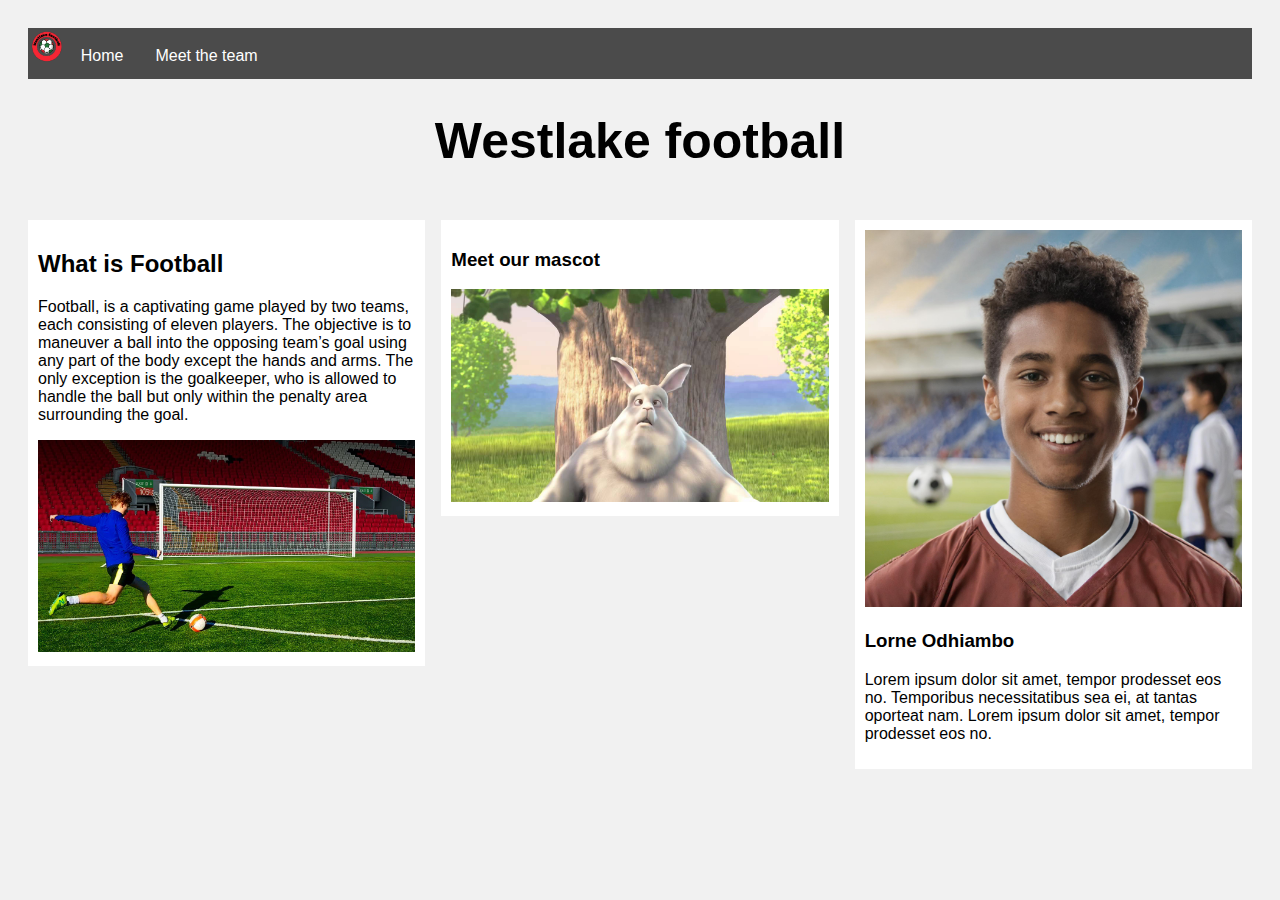
<file: index.html>
<!DOCTYPE html>
<html>
    <head>
        <meta name="viewport" content="width=device-width, initial-scale=1">
        <link rel="stylesheet" href="home.css">
    </head>
    <body>
        <div class="navbar">
            <img id="logo" src="logobg.png" alt="logo">
            <a href="#">Home</a> 
            <a href="players.html">Meet the team</a> 
            
        </div>
        <div class="title">
          <h1>Westlake football </h1>
        </div>
        <div class="main">
            <div class="row">
                <div class="column">
                  <div class="content">
                    <h2 id="grid">What is Football</h2 >   
                    <p>Football, is a captivating game played by two teams, each consisting 
                      of eleven players. The objective is to maneuver a ball into the opposing 
                      team’s goal using any part of the body except the hands and arms. The only 
                      exception is the goalkeeper, who is allowed to handle the ball but only 
                      within the penalty area surrounding the goal.
                    </p>
                    <img src="footballkidjpg.jpg" alt="kid kicking " id="gridimage">
                  </div>
                </div>
                
                <div class="column">
                  <div class="content">
                    <h3>Meet our mascot</h3>
                  <img src="big buck bunny.jpg" alt="Kabelo Byron" id="gridimage">
                  </div>
                </div>
                <div class="column">
                  <div class="content">
                  <img src="player3.jpg" alt="Lorne Odhiambo" id="gridimage">
                    <h3>Lorne Odhiambo</h3>
                    <p>Lorem ipsum dolor sit amet, tempor prodesset eos no. Temporibus necessitatibus sea ei, at tantas oporteat nam. Lorem ipsum dolor sit amet, tempor prodesset eos no.</p>
                  </div>
                </div>
              
              </div>
        </div>
    </body>
</html>
</file>
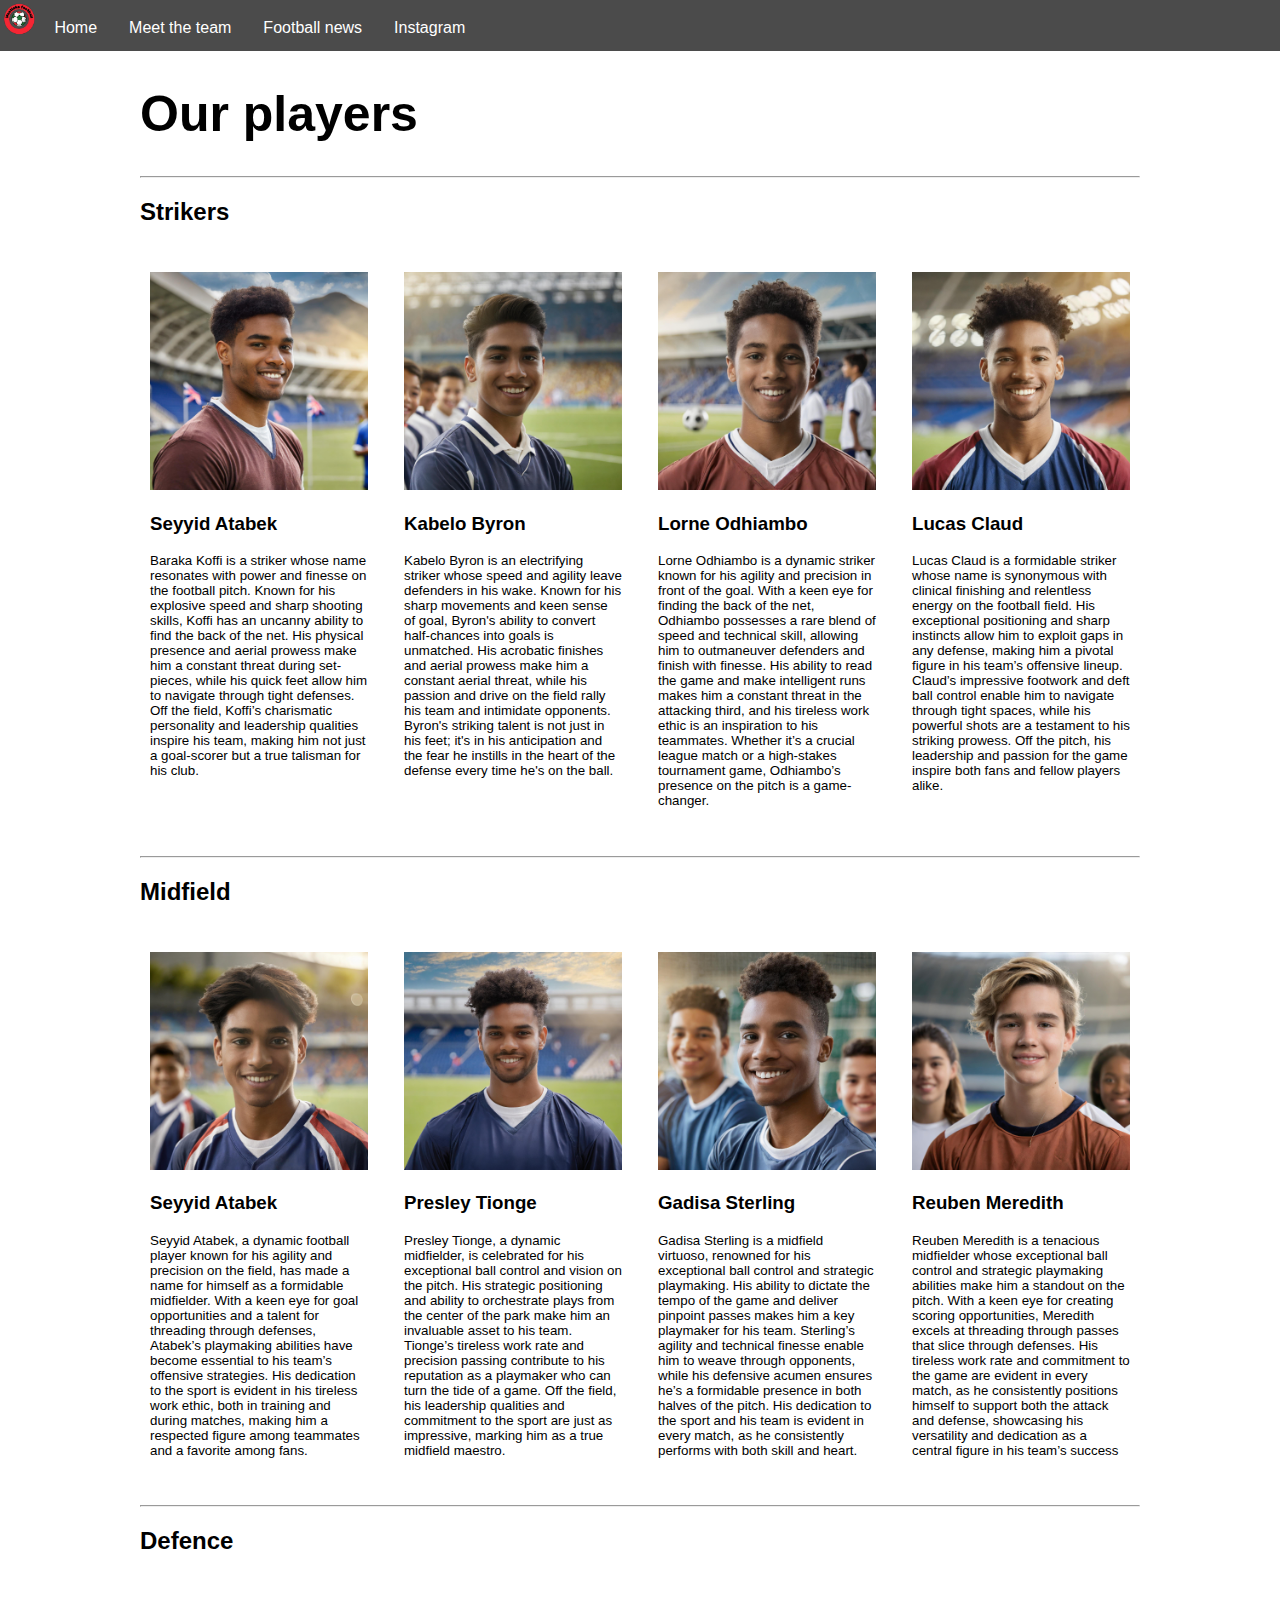
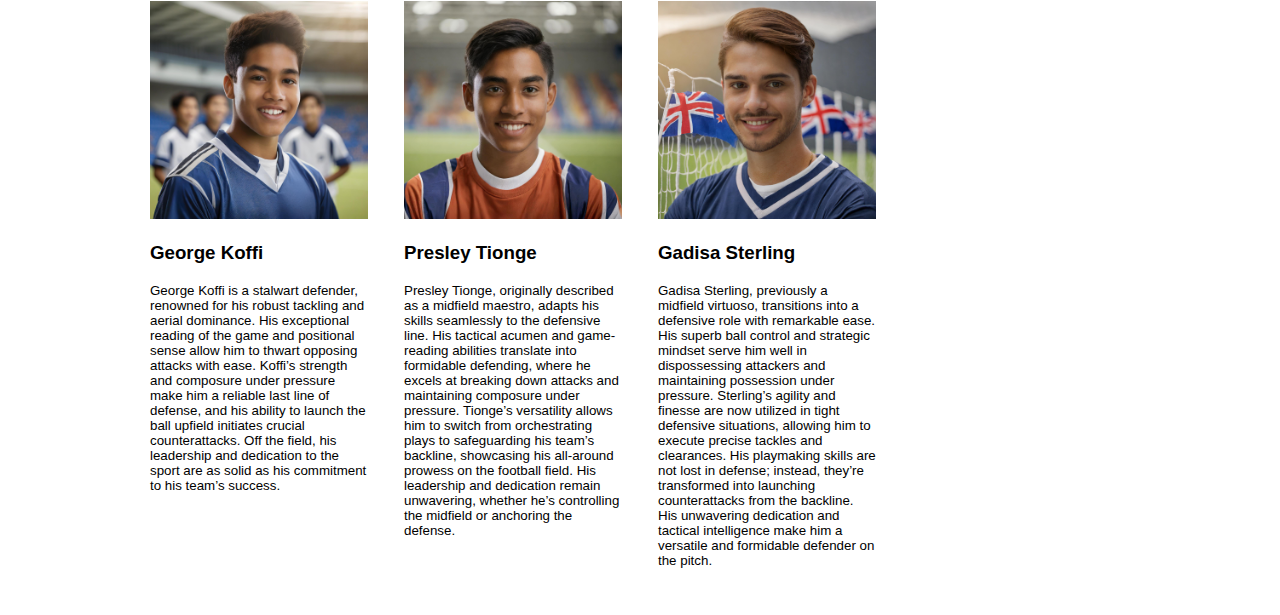
<file: gallery.html>
<!DOCTYPE html>
<html>
<head>
<meta name="viewport" content="width=device-width, initial-scale=1">
<link rel="stylesheet" href="gallery.css">

</head>
<body style="background-color:white;">

<div class="navbar">
  <img id="logo" src="logobg.png" alt="logo">
  <a href="index.html">Home</a>
  <a href="gallery.html">Meet the team</a>
  <a href="https://www.worldfootball.net/">Football news</a>
  <a href="https:/www.instagram.com/wbhs_football">Instagram</a>
</div> 

<div class="main">

  <h1>Our players</h1>
  <hr>
  
 <!-- <h2>PORTFOLIO</h2> -->
  <h2>Strikers</h2>
  
  <!-- Portfolio Gallery Grid -->
  <div class="row">
    <div class="column">
      <div class="content">
        <img src="player1.jpg" alt="Baraka Koffi" id="gridimage">
        <h3>Seyyid Atabek</h3>
        <p>Baraka Koffi is a striker whose name resonates with power and finesse on the football pitch.
           Known for his explosive speed and sharp shooting skills, Koffi has an uncanny ability to 
           find the back of the net. His physical presence and aerial prowess make him a constant 
           threat during set-pieces, while his quick feet allow him to navigate through tight 
           defenses. Off the field, Koffi’s charismatic personality and leadership qualities 
           inspire his team, making him not just a goal-scorer but a true talisman for his club.
          </p>
      </div>
    </div>
    <div class="column">
      <div class="content">
      <img src="player2.jpg" alt="Kabelo Byron" id="gridimage">
        <h3>Kabelo Byron</h3>
        <p>Kabelo Byron is an electrifying striker whose speed and agility leave defenders in his wake.
           Known for his sharp movements and keen sense of goal, Byron's ability to convert half-chances
            into goals is unmatched. His acrobatic finishes and aerial prowess make him a constant aerial
             threat, while his passion and drive on the field rally his team and intimidate opponents.
              Byron's striking talent is not just in his feet; it's in his anticipation and the fear he 
              instills in the heart of the defense every time he's on the ball.
        </p>
      </div>
    </div>
    <div class="column">
      <div class="content">
      <img src="player3.jpg" alt="Lorne Odhiambo" id="gridimage">
        <h3>Lorne Odhiambo</h3>
        <p>Lorne Odhiambo is a dynamic striker known for his agility and precision in front of the goal.
           With a keen eye for finding the back of the net, Odhiambo possesses a rare blend of speed and
           technical skill, allowing him to outmaneuver defenders and finish with finesse. His ability 
           to read the game and make intelligent runs makes him a constant threat in the attacking third,
           and his tireless work ethic is an inspiration to his teammates. Whether it’s a crucial league
           match or a high-stakes tournament game, Odhiambo’s presence on the pitch is a game-changer.
        </p>
      </div>
    </div>
    <div class="column">
      <div class="content">
      <img src="player4.jpg" alt="Lucas Claud" id="gridimage">
        <h3>Lucas Claud</h3>
        <p>
          Lucas Claud is a formidable striker whose name is synonymous with clinical finishing and 
          relentless energy on the football field. His exceptional positioning and sharp instincts 
          allow him to exploit gaps in any defense, making him a pivotal figure in his team’s offensive
          lineup. Claud’s impressive footwork and deft ball control enable him to navigate through tight
          spaces, while his powerful shots are a testament to his striking prowess. Off the pitch, his
          leadership and passion for the game inspire both fans and fellow players alike.
        </p>
      </div>
    </div>
  </div>

  <hr>
  <H2>Midfield</H2>
  <div class="row">
    <div class="column">
      <div class="content">
        <img src="player5.jpg" alt="Seyyid Atabek" id="gridimage">
        <h3>Seyyid Atabek</h3>
        <p>Seyyid Atabek, a dynamic football player known for his agility and precision on the field,
           has made a name for himself as a formidable midfielder. With a keen eye for goal 
           opportunities and a talent for threading through defenses, Atabek’s playmaking 
           abilities have become essential to his team’s offensive strategies. His dedication 
           to the sport is evident in his tireless work ethic, both in training and during
            matches, making him a respected figure among teammates and a favorite among fans.
          </p>
      </div>
    </div>
    <div class="column">
      <div class="content">
      <img src="player6.jpg" alt="Presley Tionge" id="gridimage">
        <h3>Presley Tionge</h3>
        <p>Presley Tionge, a dynamic midfielder, is celebrated for his exceptional ball control
           and vision on the pitch. His strategic positioning and ability to orchestrate plays
            from the center of the park make him an invaluable asset to his team. Tionge’s
            tireless work rate and precision passing contribute to his reputation as a
            playmaker who can turn the tide of a game. Off the field, his leadership qualities 
            and commitment to the sport are just as impressive, marking him as a true midfield maestro.
          </p>
      </div>
    </div>
    <div class="column">
      <div class="content">
      <img src="player7.jpg" alt="Gadisa Sterling" id="gridimage" >
        <h3>Gadisa Sterling</h3>
        <p>Gadisa Sterling is a midfield virtuoso, renowned for his exceptional ball control and 
          strategic playmaking. His ability to dictate the tempo of the game and deliver pinpoint 
          passes makes him a key playmaker for his team. Sterling’s agility and technical finesse 
          enable him to weave through opponents, while his defensive acumen ensures he’s a formidable 
          presence in both halves of the pitch. His dedication to the sport and his team is evident in 
          every match, as he consistently performs with both skill and heart.
        </p>
      </div>
    </div>
    <div class="column">
      <div class="content">
      <img src="player8.jpg" alt="Reuben Meredith" id="gridimage">
        <h3>Reuben Meredith</h3>
        <p>
          Reuben Meredith is a tenacious midfielder whose exceptional ball control and strategic 
          playmaking abilities make him a standout on the pitch. With a keen eye for creating scoring 
          opportunities, Meredith excels at threading through passes that slice through defenses. 
          His tireless work rate and commitment to the game are evident in every match, as he 
          consistently positions himself to support both the attack and defense, showcasing his 
          versatility and dedication as a central figure in his team’s success
        </p>
      </div>
    </div>
  </div>
  <hr>
  <H2>Defence</H2>
  <div class="row">
    <div class="column">
      <div class="content">
        <img src="player9.jpg" alt="George Koffi" id="gridimage">
        <h3>George Koffi</h3>
        <p>George Koffi is a stalwart defender, renowned for his robust tackling and aerial dominance.
           His exceptional reading of the game and positional sense allow him to thwart opposing attacks
           with ease. Koffi’s strength and composure under pressure make him a reliable last line of defense,
           and his ability to launch the ball upfield initiates crucial counterattacks. Off the field,  
           his leadership and dedication to the sport are as solid as his commitment to his team’s success.
          </p>
      </div>
    </div>
    <div class="column">
      <div class="content">
      <img src="player10.jpg" alt="Presley Tionge" id="gridimage">
        <h3>Presley Tionge</h3>
        <p>Presley Tionge, originally described as a midfield maestro, adapts his skills seamlessly to the
           defensive line. His tactical acumen and game-reading abilities translate into formidable defending, 
           where he excels at breaking down attacks and maintaining composure under pressure. Tionge’s 
           versatility allows him to switch from orchestrating plays to safeguarding his team’s backline, 
           showcasing his all-around prowess on the football field. His leadership and dedication remain 
           unwavering, whether he’s controlling the midfield or anchoring the defense.
        </p>
      </div>
    </div>
    <div class="column">
      <div class="content">
      <img src="player11.jpg" alt="Gadisa Sterling" id="gridimage" >
        <h3>Gadisa Sterling</h3>
        <p>Gadisa Sterling, previously a midfield virtuoso, transitions into a defensive role with remarkable 
          ease. His superb ball control and strategic mindset serve him well in dispossessing attackers and 
          maintaining possession under pressure. Sterling’s agility and finesse are now utilized in tight 
          defensive situations, allowing him to execute precise tackles and clearances. His playmaking skills 
          are not lost in defense; instead, they’re transformed into launching counterattacks from the backline. 
          His unwavering dedication and tactical intelligence make him a versatile and formidable defender on the 
          pitch.
        </p>
      </div>
    </div>
  </div>
</div>


</body>
</html>
</file>
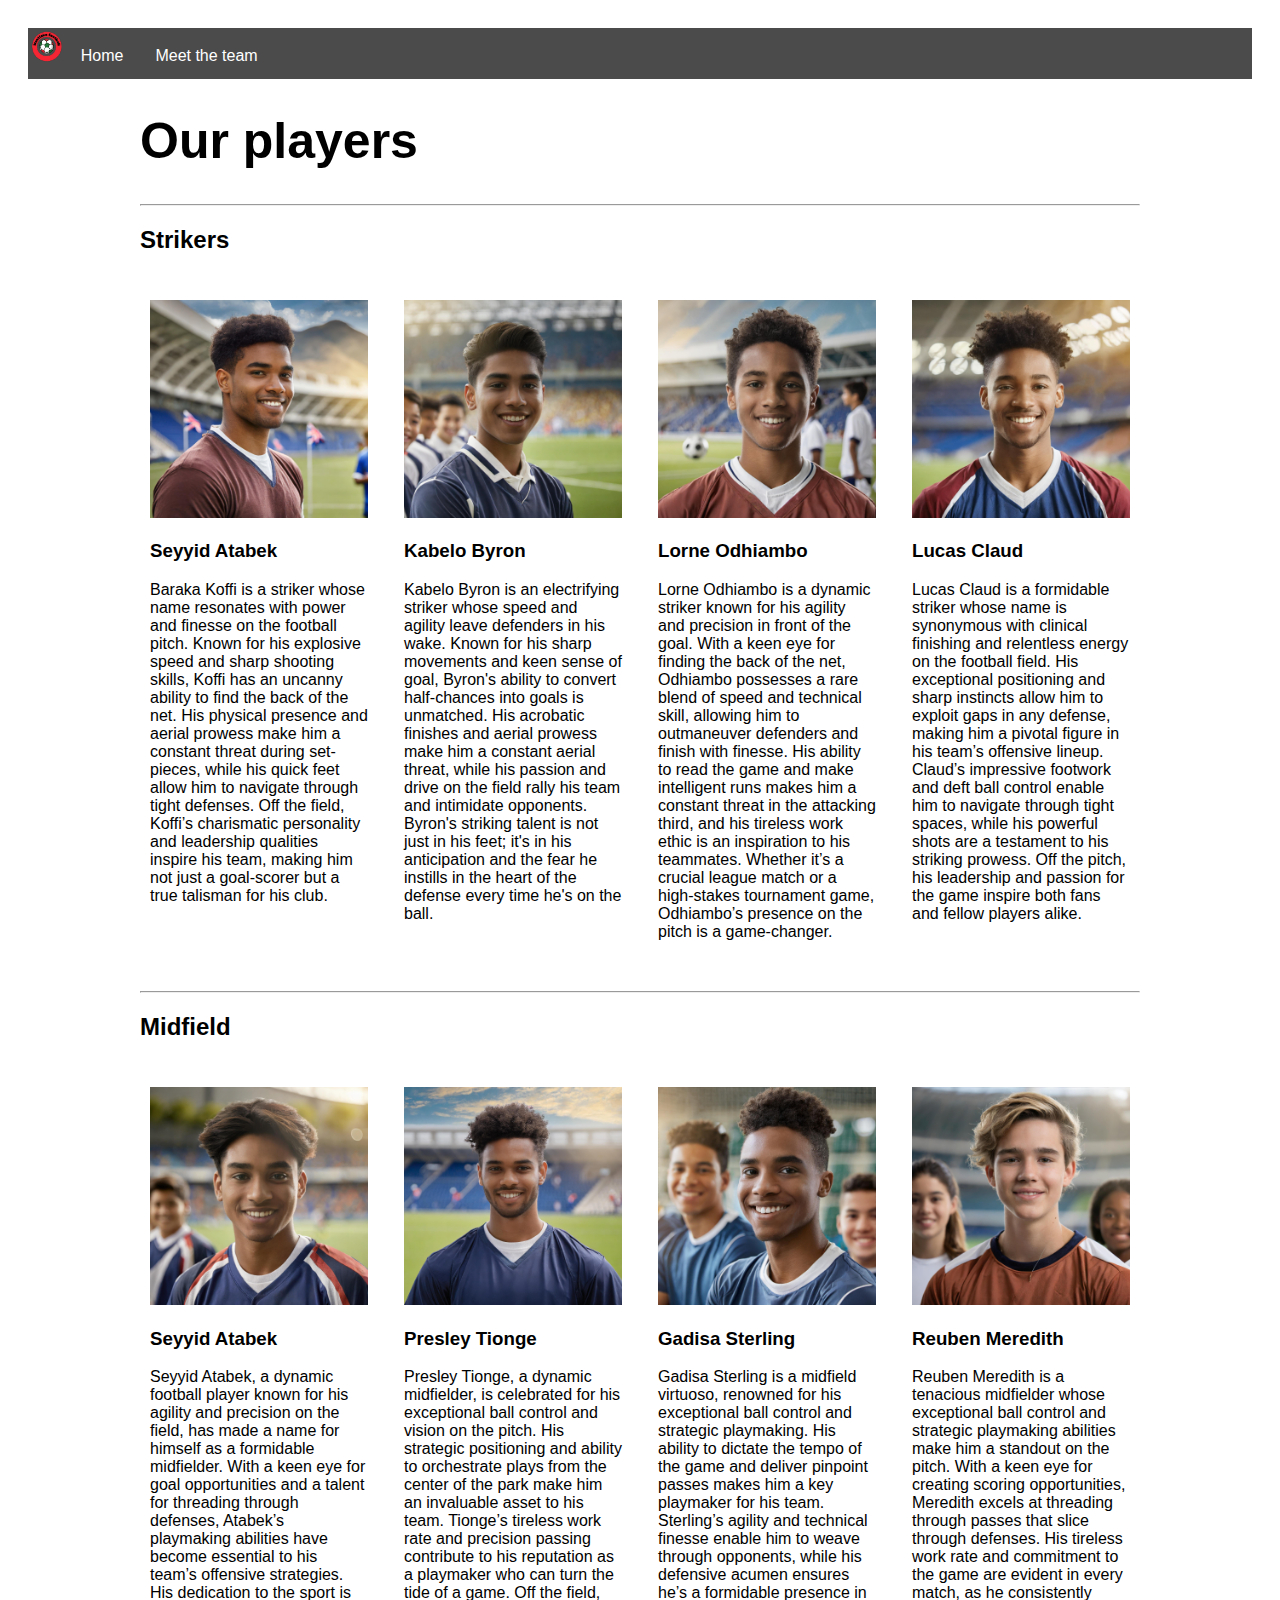
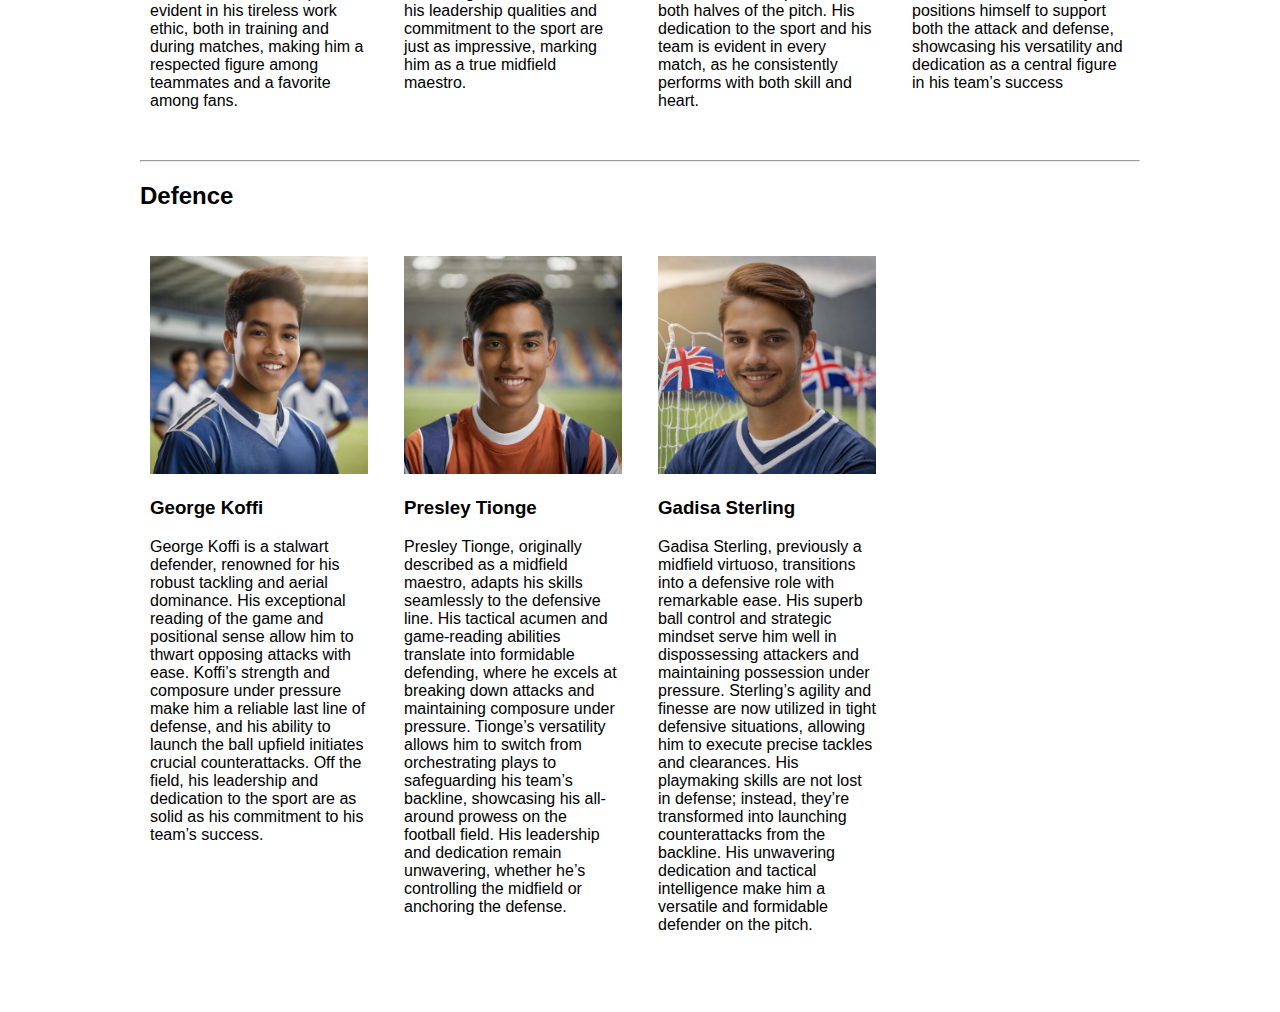
<file: players.html>
<!DOCTYPE html>
<html>
<head>
<meta name="viewport" content="width=device-width, initial-scale=1">
<link rel="stylesheet" href="sport.css">

</head>
<body style="background-color:white;">

<div class="navbar">
  <img id="logo" src="logobg.png" alt="logo">
  <a href="index.html">Home</a>
  <a href="players.html">Meet the team</a>
</div> 

<div class="main">

  <h1>Our players</h1>
  <hr>
  
 <!-- <h2>PORTFOLIO</h2> -->
  <h2>Strikers</h2>
  
  <!-- Portfolio Gallery Grid -->
  <div class="row">
    <div class="column">
      <div class="content">
        <img src="player1.jpg" alt="Baraka Koffi" id="gridimage">
        <h3>Seyyid Atabek</h3>
        <p>Baraka Koffi is a striker whose name resonates with power and finesse on the football pitch.
           Known for his explosive speed and sharp shooting skills, Koffi has an uncanny ability to 
           find the back of the net. His physical presence and aerial prowess make him a constant 
           threat during set-pieces, while his quick feet allow him to navigate through tight 
           defenses. Off the field, Koffi’s charismatic personality and leadership qualities 
           inspire his team, making him not just a goal-scorer but a true talisman for his club.
          </p>
      </div>
    </div>
    <div class="column">
      <div class="content">
      <img src="player2.jpg" alt="Kabelo Byron" id="gridimage">
        <h3>Kabelo Byron</h3>
        <p>Kabelo Byron is an electrifying striker whose speed and agility leave defenders in his wake.
           Known for his sharp movements and keen sense of goal, Byron's ability to convert half-chances
            into goals is unmatched. His acrobatic finishes and aerial prowess make him a constant aerial
             threat, while his passion and drive on the field rally his team and intimidate opponents.
              Byron's striking talent is not just in his feet; it's in his anticipation and the fear he 
              instills in the heart of the defense every time he's on the ball.
        </p>
      </div>
    </div>
    <div class="column">
      <div class="content">
      <img src="player3.jpg" alt="Lorne Odhiambo" id="gridimage">
        <h3>Lorne Odhiambo</h3>
        <p>Lorne Odhiambo is a dynamic striker known for his agility and precision in front of the goal.
           With a keen eye for finding the back of the net, Odhiambo possesses a rare blend of speed and
           technical skill, allowing him to outmaneuver defenders and finish with finesse. His ability 
           to read the game and make intelligent runs makes him a constant threat in the attacking third,
           and his tireless work ethic is an inspiration to his teammates. Whether it’s a crucial league
           match or a high-stakes tournament game, Odhiambo’s presence on the pitch is a game-changer.
        </p>
      </div>
    </div>
    <div class="column">
      <div class="content">
      <img src="player4.jpg" alt="Lucas Claud" id="gridimage">
        <h3>Lucas Claud</h3>
        <p>
          Lucas Claud is a formidable striker whose name is synonymous with clinical finishing and 
          relentless energy on the football field. His exceptional positioning and sharp instincts 
          allow him to exploit gaps in any defense, making him a pivotal figure in his team’s offensive
          lineup. Claud’s impressive footwork and deft ball control enable him to navigate through tight
          spaces, while his powerful shots are a testament to his striking prowess. Off the pitch, his
          leadership and passion for the game inspire both fans and fellow players alike.
        </p>
      </div>
    </div>
  </div>

  <hr>
  <H2>Midfield</H2>
  <div class="row">
    <div class="column">
      <div class="content">
        <img src="player5.jpg" alt="Seyyid Atabek" id="gridimage">
        <h3>Seyyid Atabek</h3>
        <p>Seyyid Atabek, a dynamic football player known for his agility and precision on the field,
           has made a name for himself as a formidable midfielder. With a keen eye for goal 
           opportunities and a talent for threading through defenses, Atabek’s playmaking 
           abilities have become essential to his team’s offensive strategies. His dedication 
           to the sport is evident in his tireless work ethic, both in training and during
            matches, making him a respected figure among teammates and a favorite among fans.
          </p>
      </div>
    </div>
    <div class="column">
      <div class="content">
      <img src="player6.jpg" alt="Presley Tionge" id="gridimage">
        <h3>Presley Tionge</h3>
        <p>Presley Tionge, a dynamic midfielder, is celebrated for his exceptional ball control
           and vision on the pitch. His strategic positioning and ability to orchestrate plays
            from the center of the park make him an invaluable asset to his team. Tionge’s
            tireless work rate and precision passing contribute to his reputation as a
            playmaker who can turn the tide of a game. Off the field, his leadership qualities 
            and commitment to the sport are just as impressive, marking him as a true midfield maestro.
          </p>
      </div>
    </div>
    <div class="column">
      <div class="content">
      <img src="player7.jpg" alt="Gadisa Sterling" id="gridimage" >
        <h3>Gadisa Sterling</h3>
        <p>Gadisa Sterling is a midfield virtuoso, renowned for his exceptional ball control and 
          strategic playmaking. His ability to dictate the tempo of the game and deliver pinpoint 
          passes makes him a key playmaker for his team. Sterling’s agility and technical finesse 
          enable him to weave through opponents, while his defensive acumen ensures he’s a formidable 
          presence in both halves of the pitch. His dedication to the sport and his team is evident in 
          every match, as he consistently performs with both skill and heart.
        </p>
      </div>
    </div>
    <div class="column">
      <div class="content">
      <img src="player8.jpg" alt="Reuben Meredith" id="gridimage">
        <h3>Reuben Meredith</h3>
        <p>
          Reuben Meredith is a tenacious midfielder whose exceptional ball control and strategic 
          playmaking abilities make him a standout on the pitch. With a keen eye for creating scoring 
          opportunities, Meredith excels at threading through passes that slice through defenses. 
          His tireless work rate and commitment to the game are evident in every match, as he 
          consistently positions himself to support both the attack and defense, showcasing his 
          versatility and dedication as a central figure in his team’s success
        </p>
      </div>
    </div>
  </div>
  <hr>
  <H2>Defence</H2>
  <div class="row">
    <div class="column">
      <div class="content">
        <img src="player9.jpg" alt="George Koffi" id="gridimage">
        <h3>George Koffi</h3>
        <p>George Koffi is a stalwart defender, renowned for his robust tackling and aerial dominance.
           His exceptional reading of the game and positional sense allow him to thwart opposing attacks
           with ease. Koffi’s strength and composure under pressure make him a reliable last line of defense,
           and his ability to launch the ball upfield initiates crucial counterattacks. Off the field,  
           his leadership and dedication to the sport are as solid as his commitment to his team’s success.
          </p>
      </div>
    </div>
    <div class="column">
      <div class="content">
      <img src="player10.jpg" alt="Presley Tionge" id="gridimage">
        <h3>Presley Tionge</h3>
        <p>Presley Tionge, originally described as a midfield maestro, adapts his skills seamlessly to the
           defensive line. His tactical acumen and game-reading abilities translate into formidable defending, 
           where he excels at breaking down attacks and maintaining composure under pressure. Tionge’s 
           versatility allows him to switch from orchestrating plays to safeguarding his team’s backline, 
           showcasing his all-around prowess on the football field. His leadership and dedication remain 
           unwavering, whether he’s controlling the midfield or anchoring the defense.
        </p>
      </div>
    </div>
    <div class="column">
      <div class="content">
      <img src="player11.jpg" alt="Gadisa Sterling" id="gridimage" >
        <h3>Gadisa Sterling</h3>
        <p>Gadisa Sterling, previously a midfield virtuoso, transitions into a defensive role with remarkable 
          ease. His superb ball control and strategic mindset serve him well in dispossessing attackers and 
          maintaining possession under pressure. Sterling’s agility and finesse are now utilized in tight 
          defensive situations, allowing him to execute precise tackles and clearances. His playmaking skills 
          are not lost in defense; instead, they’re transformed into launching counterattacks from the backline. 
          His unwavering dedication and tactical intelligence make him a versatile and formidable defender on the 
          pitch.
        </p>
      </div>
    </div>
  </div>
</div>


</body>
</html>
</file>
<file: home.css>
#logo{
    width: 3%;
    height: 3%;
    float: left;
}

  
  .navbar {
    overflow: hidden;
    background-color: rgb(75, 75, 75);
    
    
    
  }
  
  .navbar a {
    float: left;
    margin-top: 0.4%;
    font-size: 16px;
    top: 0;
    color: white;
    text-align: center;
    padding: 14px 16px;
    text-decoration: none;

  }
  
  
  
  
  .navbar a:hover {
    background-color: rgb(36, 24, 24);
  }
  
  /*code for images*/

  * {
    box-sizing: border-box;
  }
  
  body {
    background-color: #f1f1f1;
    padding: 20px;
    font-family: Arial;
  }
  .home{
    max-width: max-content;
    margin: auto;
  }
  .title{
    max-width: max-content;
    margin: auto
  }
  #grid {
    font: small-caps;
  }
  
  /* Center website */
  .main {
    max-width: 1500px;
    margin: auto;
  }
  
  h1 {
    font-size: 50px;
    word-break: break-all;
  }
  
  .row {
    margin: 8px -16px;
  }
  
  /* Add padding BETWEEN each column */
  .row,
  .row > .column {
    padding: 8px;
  }
  
  /* Create four equal columns that floats next to each other */
  .column {
    float: left;
    width: 33.333333%;
  }
  
  /* Clear floats after rows */ 
  .row:after {
    content: "";
    display: table;
    clear: both;
  }
  
  /* Content */
  .content {
    background-color: white;
    padding: 10px;
     width: 100%;
  }
  
  /* Responsive layout - makes a two column-layout instead of four columns */
  @media screen and (max-width: 900px) {
    .column {
      width: 50%;
    }
  }
  
  /* Responsive layout - makes the two columns stack on top of each other instead of next to each other */
  @media screen and (max-width: 600px) {
    .column {
      width: 100%;
    }
  }
  #gridimage{
    width: 100%;
  }
</file>
<file: gallery.css>
#logo{
    width: 3%;
    height: 3%;
    float: left;
}

  
  .navbar {
    overflow: hidden;
    background-color: rgb(75, 75, 75);
    
    
    
  }
  
  .navbar a {
    float: left;
    margin-top: 0.4%;
    font-size: 16px;
    top: 0;
    color: white;
    text-align: center;
    padding: 14px 16px;
    text-decoration: none;

  }
  
  p {
  font-size: smaller;
  }
  
  
  .navbar a:hover {
    background-color: rgb(87, 86, 86);
  }
  
  /*code for images*/

  * {
    box-sizing: border-box;
  }
  
  body {
    background-color: #f1f1f1;
    padding: 0px;
    font-family: Arial;
    margin: 0;
  }
  .home{
    max-width: max-content;
    margin: auto;
  }
  
  
  /* Center website */
  .main {
    max-width: 1000px;
    margin: auto;
  }
  
  h1 {
    font-size: 50px;
    word-break: break-all;
  }
  
  .row {
    margin: 8px -16px;
  }
  
  /* Add padding BETWEEN each column */
  .row,
  .row > .column {
    padding: 8px;
  }
  
  /* Create four equal columns that floats next to each other */
  .column {
    float: left;
    width: 25%;
  }
  
  /* Clear floats after rows */ 
  .row:after {
    content: "";
    display: table;
    clear: both;
  }
  
  /* Content */
  .content {
    background-color: white;
    padding: 10px;
     width: 100%;
  }
  
  /* Responsive layout - makes a two column-layout instead of four columns */
  @media screen and (max-width: 900px) {
    .column {
      width: 50%;
    }
  }
  
  /* Responsive layout - makes the two columns stack on top of each other instead of next to each other */
  @media screen and (max-width: 600px) {
    .column {
      width: 100%;
    }
  }
  #gridimage{
    width: 100%;
  }
</file>
<file: sport.css>
#logo{
    width: 3%;
    height: 3%;
    float: left;
}

  
  .navbar {
    overflow: hidden;
    background-color: rgb(75, 75, 75);
    
    
    
  }
  
  .navbar a {
    float: left;
    margin-top: 0.4%;
    font-size: 16px;
    top: 0;
    color: white;
    text-align: center;
    padding: 14px 16px;
    text-decoration: none;

  }
  
  
  
  
  .navbar a:hover {
    background-color: rgb(87, 86, 86);
  }
  
  /*code for images*/

  * {
    box-sizing: border-box;
  }
  
  body {
    background-color: #f1f1f1;
    padding: 20px;
    font-family: Arial;
  }
  .home{
    max-width: max-content;
    margin: auto;
  }
  
  /* Center website */
  .main {
    max-width: 1000px;
    margin: auto;
  }
  
  h1 {
    font-size: 50px;
    word-break: break-all;
  }
  
  .row {
    margin: 8px -16px;
  }
  
  /* Add padding BETWEEN each column */
  .row,
  .row > .column {
    padding: 8px;
  }
  
  /* Create four equal columns that floats next to each other */
  .column {
    float: left;
    width: 25%;
  }
  
  /* Clear floats after rows */ 
  .row:after {
    content: "";
    display: table;
    clear: both;
  }
  
  /* Content */
  .content {
    background-color: white;
    padding: 10px;
     width: 100%;
  }
  
  /* Responsive layout - makes a two column-layout instead of four columns */
  @media screen and (max-width: 900px) {
    .column {
      width: 50%;
    }
  }
  
  /* Responsive layout - makes the two columns stack on top of each other instead of next to each other */
  @media screen and (max-width: 600px) {
    .column {
      width: 100%;
    }
  }
  #gridimage{
    width: 100%;
  }
</file>
